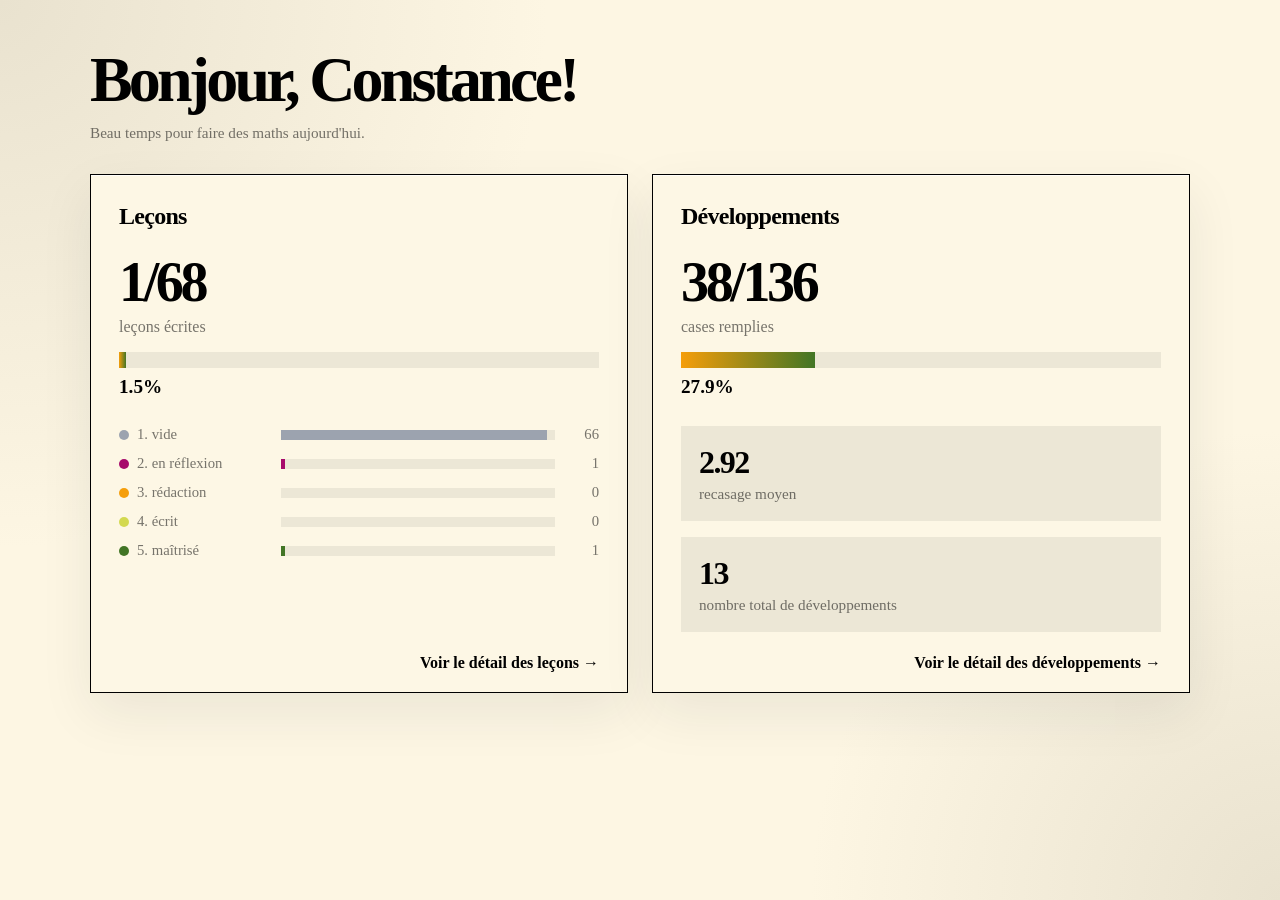
<file: index.html>
<!DOCTYPE html>
<html lang="fr">
<head>
  <meta charset="utf-8">
  <title>Dashboard agrégation</title>
  <meta name="viewport" content="width=device-width, initial-scale=1">

  <style>
    :root {
      --bg: #fdf6e3;
      --card: #fdf6e3;
      --ink: #000;
      --muted: #0008;
      --border: #000;

      --s1: #9ca3af;
      --s2: #a70a6b;
      --s3: #f59e0b;
      --s4: #d3d950;
      --s5: #427525;
    }

    * {
      box-sizing: border-box;
    }

    body {
      margin: 0;
      min-height: 100vh;
      font-family: 'Recursive Monospace';
      background:
        radial-gradient(circle at top left, #e9e2cf 0, transparent 35%),
        radial-gradient(circle at bottom right, #e9e2cf 0, transparent 30%),
        var(--bg);
      color: var(--ink);
    }

    .page {
      width: min(1100px, calc(100% - 32px));
      margin: 0 auto;
      padding: 48px 0;
    }

    header {
      margin-bottom: 32px;
    }

    h1 {
      margin: 0;
      font-size: clamp(2rem, 5vw, 4rem);
      letter-spacing: -0.06em;
      line-height: 1;
    }

    .subtitle {
      margin-top: 12px;
      color: var(--muted);
      font-size: 0.95rem;
    }

    .grid {
      display: grid;
      grid-template-columns: repeat(2, minmax(0, 1fr));
      gap: 24px;
      align-items: stretch;
    }

    @media (max-width: 800px) {
      .grid {
        grid-template-columns: 1fr;
      }
    }

    .card {
      background: color-mix(in srgb, var(--card) 92%, white);
      border: 1px solid var(--border);
      border-radius: 0px;
      padding: 28px;
      padding-bottom: 38px;
      box-shadow:
        0 20px 50px rgba(31, 41, 51, 0.08),
        inset 0 1px 0 rgba(255, 255, 255, 0.8);
      position: relative;
    }

    .card h2 {
      margin: 0 0 24px;
      font-size: 1.5rem;
      letter-spacing: -0.03em;
    }

    .metric {
      margin-bottom: 28px;
    }

    .metric-main {
      font-size: clamp(2rem, 5vw, 3.5rem);
      line-height: 1;
      font-weight: 800;
      letter-spacing: -0.06em;
    }

    .metric-label {
      margin-top: 8px;
      color: var(--muted);
      font-size: 1rem;
    }

    .progress-track {
      width: 100%;
      height: 16px;
      border-radius: 0px;
      overflow: hidden;
      background: #0001;
      margin-top: 16px;
    }

    .progress-fill {
      height: 100%;
      border-radius: inherit;
      background: linear-gradient(90deg, #f59e0b, #427525);
    }

    .big-percent {
      margin-top: 8px;
      font-size: 1.2rem;
      font-weight: 700;
    }

    .bars {
      display: grid;
      gap: 12px;
      margin-top: 16px;
    }

    .bar-row {
      display: grid;
      grid-template-columns: 150px 1fr 32px;
      gap: 12px;
      align-items: center;
      font-size: 0.92rem;
    }

    .bar-label {
      display: flex;
      align-items: center;
      gap: 8px;
      color: var(--muted);
      white-space: nowrap;
    }

    .status-dot {
      width: 10px;
      height: 10px;
      border-radius: 999px;
      flex: 0 0 auto;
    }

    .bar-track {
      height: 10px;
      border-radius: 0px;
      background: #0001;
      overflow: hidden;
    }

    .bar-fill {
      height: 100%;
      border-radius: inherit;
    }

    .bar-count {
      text-align: right;
      font-variant-numeric: tabular-nums;
      color: var(--muted);
    }

    .status-1 { background: var(--s1); }
    .status-2 { background: var(--s2); }
    .status-3 { background: var(--s3); }
    .status-4 { background: var(--s4); }
    .status-5 { background: var(--s5); }

    .card-link {
      margin-top: 22px;
    }

    .card-link a {
      color: black;
      text-decoration: none;
      font-weight: 600;
      position: absolute;
      bottom: 20px;
      right: 28px;
    }

    .secondary-metrics {
      display: grid;
      gap: 16px;
      margin-top: 28px;
    }

    .mini-card {
      border-radius: 0px;
      padding: 18px;
      background: #0001
    }

    .mini-value {
      font-size: 2rem;
      font-weight: 800;
      letter-spacing: -0.05em;
    }

    .mini-label {
      margin-top: 4px;
      color: var(--muted);
      font-size: 0.95rem;
    }

    footer {
      margin-top: 24px;
      color: var(--muted);
      font-size: 0.85rem;
      text-align: right;
    }
  </style>
</head>

<body>
  <main class="page">
    <header>
      <h1>Bonjour, Constance!</h1>
      <div class="subtitle">Beau temps pour faire des maths aujourd'hui.</div>
    </header>

    <section class="grid">
      <article class="card">
        <h2>Leçons</h2>

        <div class="metric">
          <div class="metric-main">1/68</div>
          <div class="metric-label">leçons écrites</div>

          <div class="progress-track">
            <div class="progress-fill" style="width: 1.5%"></div>
          </div>

          <div class="big-percent">1.5%</div>
        </div>

        <div class="bars">
          
            <div class="bar-row">
              <div class="bar-label">
                <span class="status-dot status-1"></span>
                <span>1. vide</span>
              </div>
              <div class="bar-track">
                <div class="bar-fill status-1" style="width: 97.06%"></div>
              </div>
              <div class="bar-count">66</div>
            </div>
            

            <div class="bar-row">
              <div class="bar-label">
                <span class="status-dot status-2"></span>
                <span>2. en réflexion</span>
              </div>
              <div class="bar-track">
                <div class="bar-fill status-2" style="width: 1.47%"></div>
              </div>
              <div class="bar-count">1</div>
            </div>
            

            <div class="bar-row">
              <div class="bar-label">
                <span class="status-dot status-3"></span>
                <span>3. rédaction</span>
              </div>
              <div class="bar-track">
                <div class="bar-fill status-3" style="width: 0.00%"></div>
              </div>
              <div class="bar-count">0</div>
            </div>
            

            <div class="bar-row">
              <div class="bar-label">
                <span class="status-dot status-4"></span>
                <span>4. écrit</span>
              </div>
              <div class="bar-track">
                <div class="bar-fill status-4" style="width: 0.00%"></div>
              </div>
              <div class="bar-count">0</div>
            </div>
            

            <div class="bar-row">
              <div class="bar-label">
                <span class="status-dot status-5"></span>
                <span>5. maîtrisé</span>
              </div>
              <div class="bar-track">
                <div class="bar-fill status-5" style="width: 1.47%"></div>
              </div>
              <div class="bar-count">1</div>
            </div>
            
        </div>

        <div class="card-link">
          <a href="lecons/index.html">Voir le détail des leçons →</a>

        </div>

      </article>

      <article class="card">
        <h2>Développements</h2>

        <div class="metric">
          <div class="metric-main">38/136</div>
          <div class="metric-label">cases remplies</div>

          <div class="progress-track">
            <div class="progress-fill" style="width: 27.9%"></div>
          </div>

          <div class="big-percent">27.9%</div>
        </div>

        <div class="secondary-metrics">
          <div class="mini-card">
            <div class="mini-value">2.92</div>
            <div class="mini-label">recasage moyen</div>
          </div>

          <div class="mini-card">
            <div class="mini-value">13</div>
            <div class="mini-label">nombre total de développements</div>
          </div>
        </div>

        <div class="card-link">
          <a href="dev/index.html">Voir le détail des développements →</a>
        </div>
      </article>
    </section>
  </main>
</body>
</html>
</file>
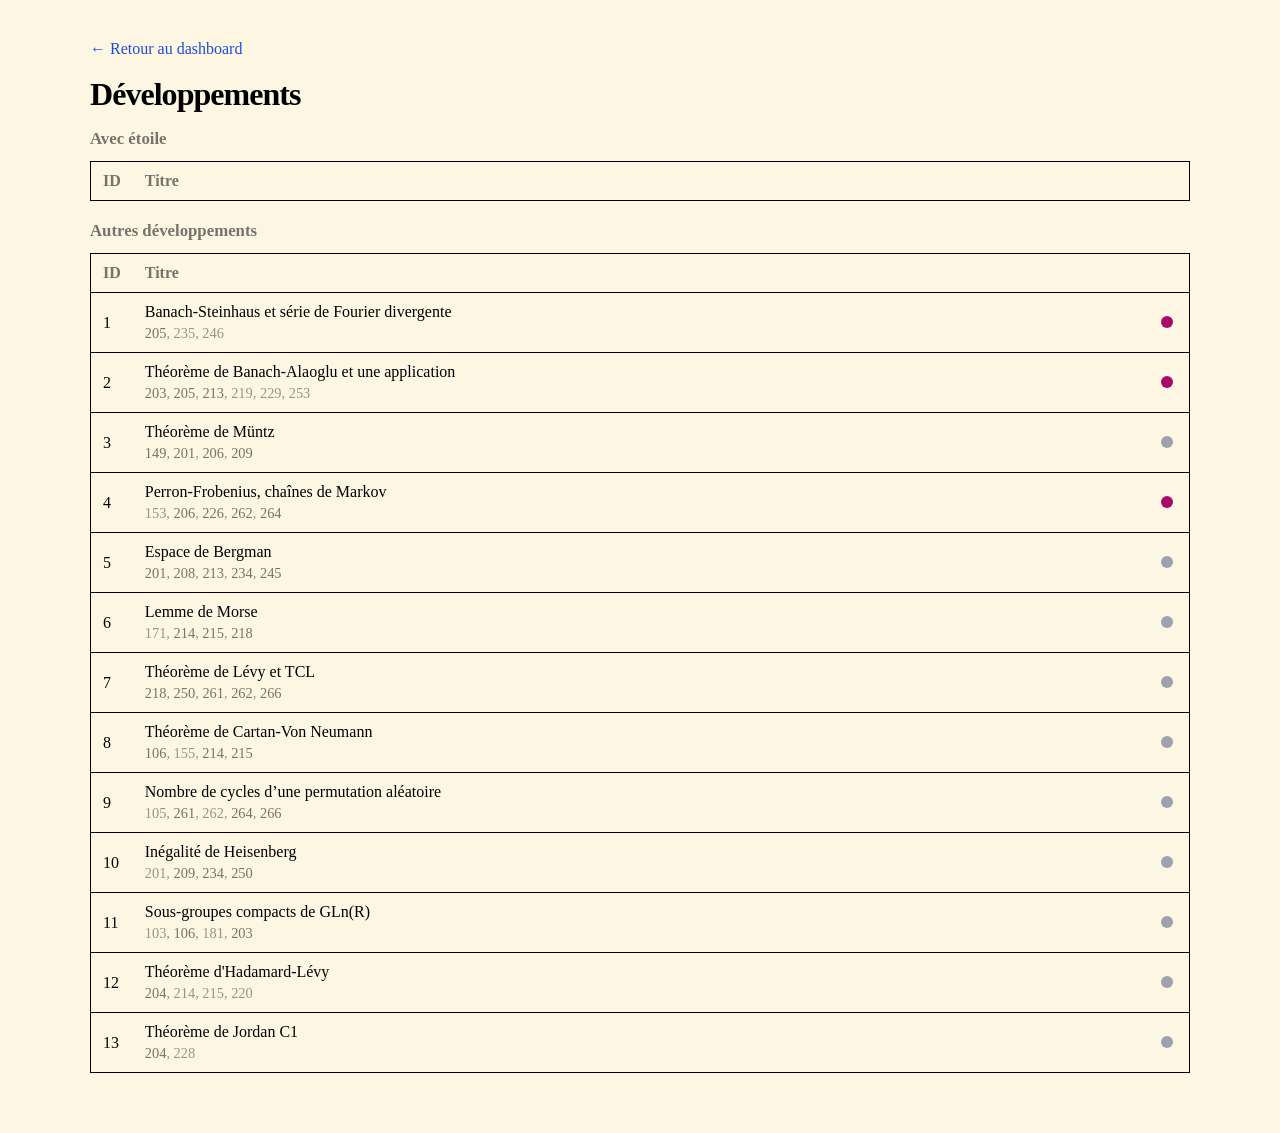
<file: dev/index.html>
<!DOCTYPE html>
<html lang="fr">
<head>
  <meta charset="utf-8">
  <title>Développements · Dashboard agrégation</title>
  <meta name="viewport" content="width=device-width, initial-scale=1">
  <style>
    :root {
      --bg: #fdf6e3;
      --card: #fdf6e3;
      --ink: #000;
      --muted: #0008;
      --border: #000;
      --s1: #9ca3af;
      --s2: #a70a6b;
      --s3: #f59e0b;
      --s4: #d3d950;
      --s5: #427525;
    }
    body { margin: 0; font-family: 'Recursive Monospace'; background: var(--bg); color: var(--ink); }
    main { width: min(1100px, calc(100% - 32px)); margin: 0 auto; padding: 40px 0; }
    h1 { margin: 0 0 16px; letter-spacing: -0.03em; }
    .back-link { display: inline-block; margin-bottom: 18px; color: #1d4ed8; text-decoration: none; }
    .card { background: var(--card); padding: 0px; margin-bottom: 20px; }
    h2 { margin: 0 0 12px; font-size: 1.05rem; color: var(--muted); }
    table { width: 100%; border-collapse: collapse; border: 1px solid}
    th, td { padding: 10px 12px; border-bottom: 1px solid var(--border); text-align: left; }
    th { color: var(--muted); font-weight: 600; }
    .status-dot { width: 12px; height: 12px; border-radius: 999px; display: inline-block; vertical-align: middle; margin-right: 4px}
    .status-1 { background: var(--s1); }
    .status-2 { background: var(--s2); }
    .status-3 { background: var(--s3); }
    .status-4 { background: var(--s4); }
    .status-5 { background: var(--s5); }
    .status-actions { display: inline-flex; align-items: center; gap: 8px; }
    .action-icon { display: inline-flex; align-items: center; justify-content: center; color: black; text-decoration: none; transition: color 0.2s ease, transform 0.2s ease; }
    .action-icon:hover { color: #1e40af; transform: translateY(-1px); }
    .action-icon svg { display: block; }
    th:last-child, td:last-child {
  width: 0px;
  text-align: right;
}
th:first-child, td:first-child {
  width: 0px;
}
th:last-child {
  color: transparent;
}
td strong {
  font-weight: 500;
  color: #0008;
}
  </style>
</head>
<body>
  <main>
    <a class="back-link" href="../index.html">← Retour au dashboard</a>
    <h1>Développements</h1>
    <section class="card">
      <h2>Avec étoile</h2>
      <table>
        <thead>
          <tr>
            <th>ID</th>
            <th>Titre</th>
            <th>Statut</th>
          </tr>
        </thead>
        <tbody>
          
        </tbody>
      </table>
    </section>

    <section class="card">
      <h2>Autres développements</h2>
      <table>
        <thead>
          <tr>
            <th>ID</th>
            <th>Titre</th>
            <th>Statut</th>
          </tr>
        </thead>
        <tbody>
          <tr><td>1</td><td>Banach-Steinhaus et série de Fourier divergente<div style="margin-top: 0.25rem; font-size: 0.9em; color: #0006; font-weight: 100;"><strong>205</strong>, 235, 246</div></td><td><div class="status-actions"><span class="status-dot status-2" title="en réflexion"></span></div></td></tr>
<tr><td>2</td><td>Théorème de Banach-Alaoglu et une application<div style="margin-top: 0.25rem; font-size: 0.9em; color: #0006; font-weight: 100;"><strong>203</strong>, <strong>205</strong>, <strong>213</strong>, 219, 229, 253</div></td><td><div class="status-actions"><span class="status-dot status-2" title="en réflexion"></span></div></td></tr>
<tr><td>3</td><td>Théorème de Müntz<div style="margin-top: 0.25rem; font-size: 0.9em; color: #0006; font-weight: 100;"><strong>149</strong>, <strong>201</strong>, <strong>206</strong>, <strong>209</strong></div></td><td><div class="status-actions"><span class="status-dot status-1" title="vide"></span></div></td></tr>
<tr><td>4</td><td>Perron-Frobenius, chaînes de Markov<div style="margin-top: 0.25rem; font-size: 0.9em; color: #0006; font-weight: 100;">153, <strong>206</strong>, <strong>226</strong>, <strong>262</strong>, <strong>264</strong></div></td><td><div class="status-actions"><span class="status-dot status-2" title="en réflexion"></span></div></td></tr>
<tr><td>5</td><td>Espace de Bergman<div style="margin-top: 0.25rem; font-size: 0.9em; color: #0006; font-weight: 100;"><strong>201</strong>, <strong>208</strong>, <strong>213</strong>, <strong>234</strong>, <strong>245</strong></div></td><td><div class="status-actions"><span class="status-dot status-1" title="vide"></span></div></td></tr>
<tr><td>6</td><td>Lemme de Morse<div style="margin-top: 0.25rem; font-size: 0.9em; color: #0006; font-weight: 100;">171, <strong>214</strong>, <strong>215</strong>, <strong>218</strong></div></td><td><div class="status-actions"><span class="status-dot status-1" title="vide"></span></div></td></tr>
<tr><td>7</td><td>Théorème de Lévy et TCL<div style="margin-top: 0.25rem; font-size: 0.9em; color: #0006; font-weight: 100;"><strong>218</strong>, <strong>250</strong>, <strong>261</strong>, <strong>262</strong>, <strong>266</strong></div></td><td><div class="status-actions"><span class="status-dot status-1" title="vide"></span></div></td></tr>
<tr><td>8</td><td>Théorème de Cartan-Von Neumann<div style="margin-top: 0.25rem; font-size: 0.9em; color: #0006; font-weight: 100;"><strong>106</strong>, 155, <strong>214</strong>, <strong>215</strong></div></td><td><div class="status-actions"><span class="status-dot status-1" title="vide"></span></div></td></tr>
<tr><td>9</td><td>Nombre de cycles d’une permutation aléatoire<div style="margin-top: 0.25rem; font-size: 0.9em; color: #0006; font-weight: 100;">105, <strong>261</strong>, 262, <strong>264</strong>, <strong>266</strong></div></td><td><div class="status-actions"><span class="status-dot status-1" title="vide"></span></div></td></tr>
<tr><td>10</td><td>Inégalité de Heisenberg<div style="margin-top: 0.25rem; font-size: 0.9em; color: #0006; font-weight: 100;">201, <strong>209</strong>, <strong>234</strong>, <strong>250</strong></div></td><td><div class="status-actions"><span class="status-dot status-1" title="vide"></span></div></td></tr>
<tr><td>11</td><td>Sous-groupes compacts de GLn(R)<div style="margin-top: 0.25rem; font-size: 0.9em; color: #0006; font-weight: 100;">103, <strong>106</strong>, 181, <strong>203</strong></div></td><td><div class="status-actions"><span class="status-dot status-1" title="vide"></span></div></td></tr>
<tr><td>12</td><td>Théorème d&#x27;Hadamard-Lévy<div style="margin-top: 0.25rem; font-size: 0.9em; color: #0006; font-weight: 100;"><strong>204</strong>, 214, 215, 220</div></td><td><div class="status-actions"><span class="status-dot status-1" title="vide"></span></div></td></tr>
<tr><td>13</td><td>Théorème de Jordan C1<div style="margin-top: 0.25rem; font-size: 0.9em; color: #0006; font-weight: 100;"><strong>204</strong>, 228</div></td><td><div class="status-actions"><span class="status-dot status-1" title="vide"></span></div></td></tr>
        </tbody>
      </table>
    </section>
  </main>
</body>
</html>
</file>
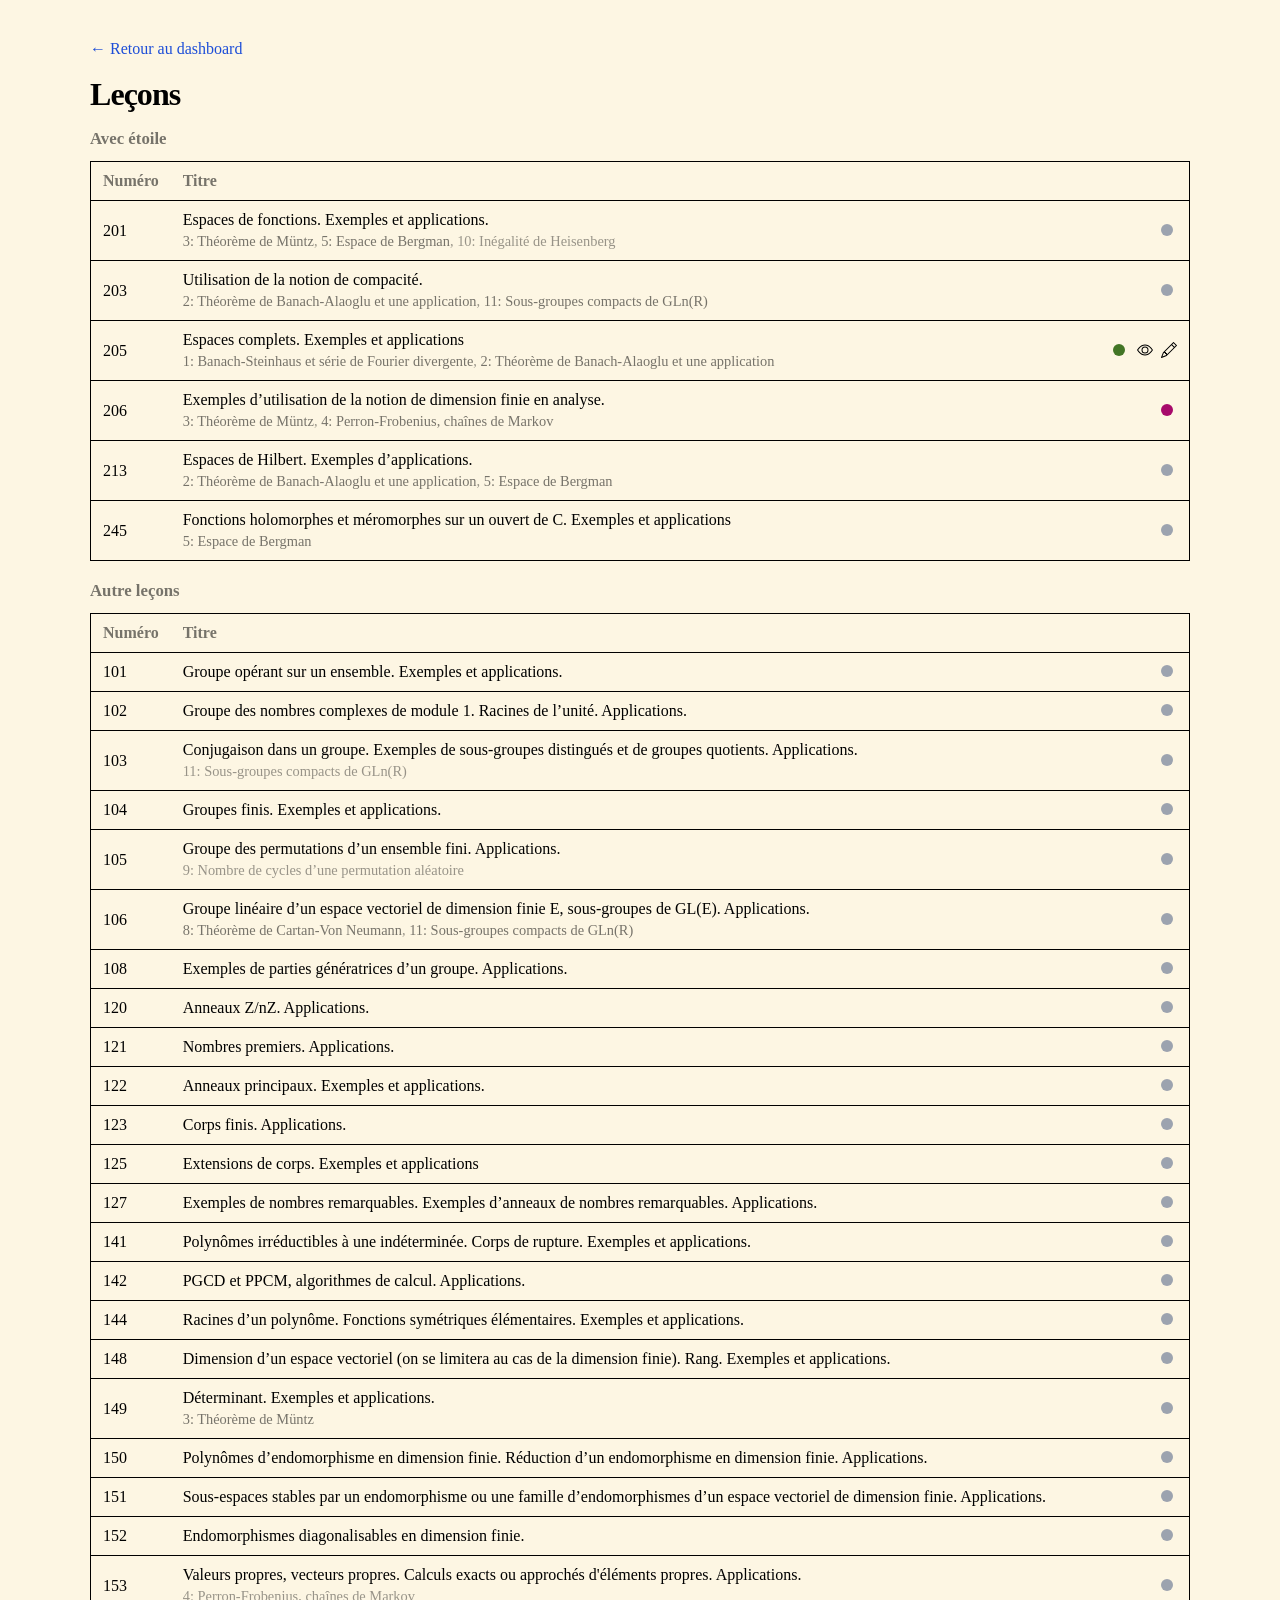
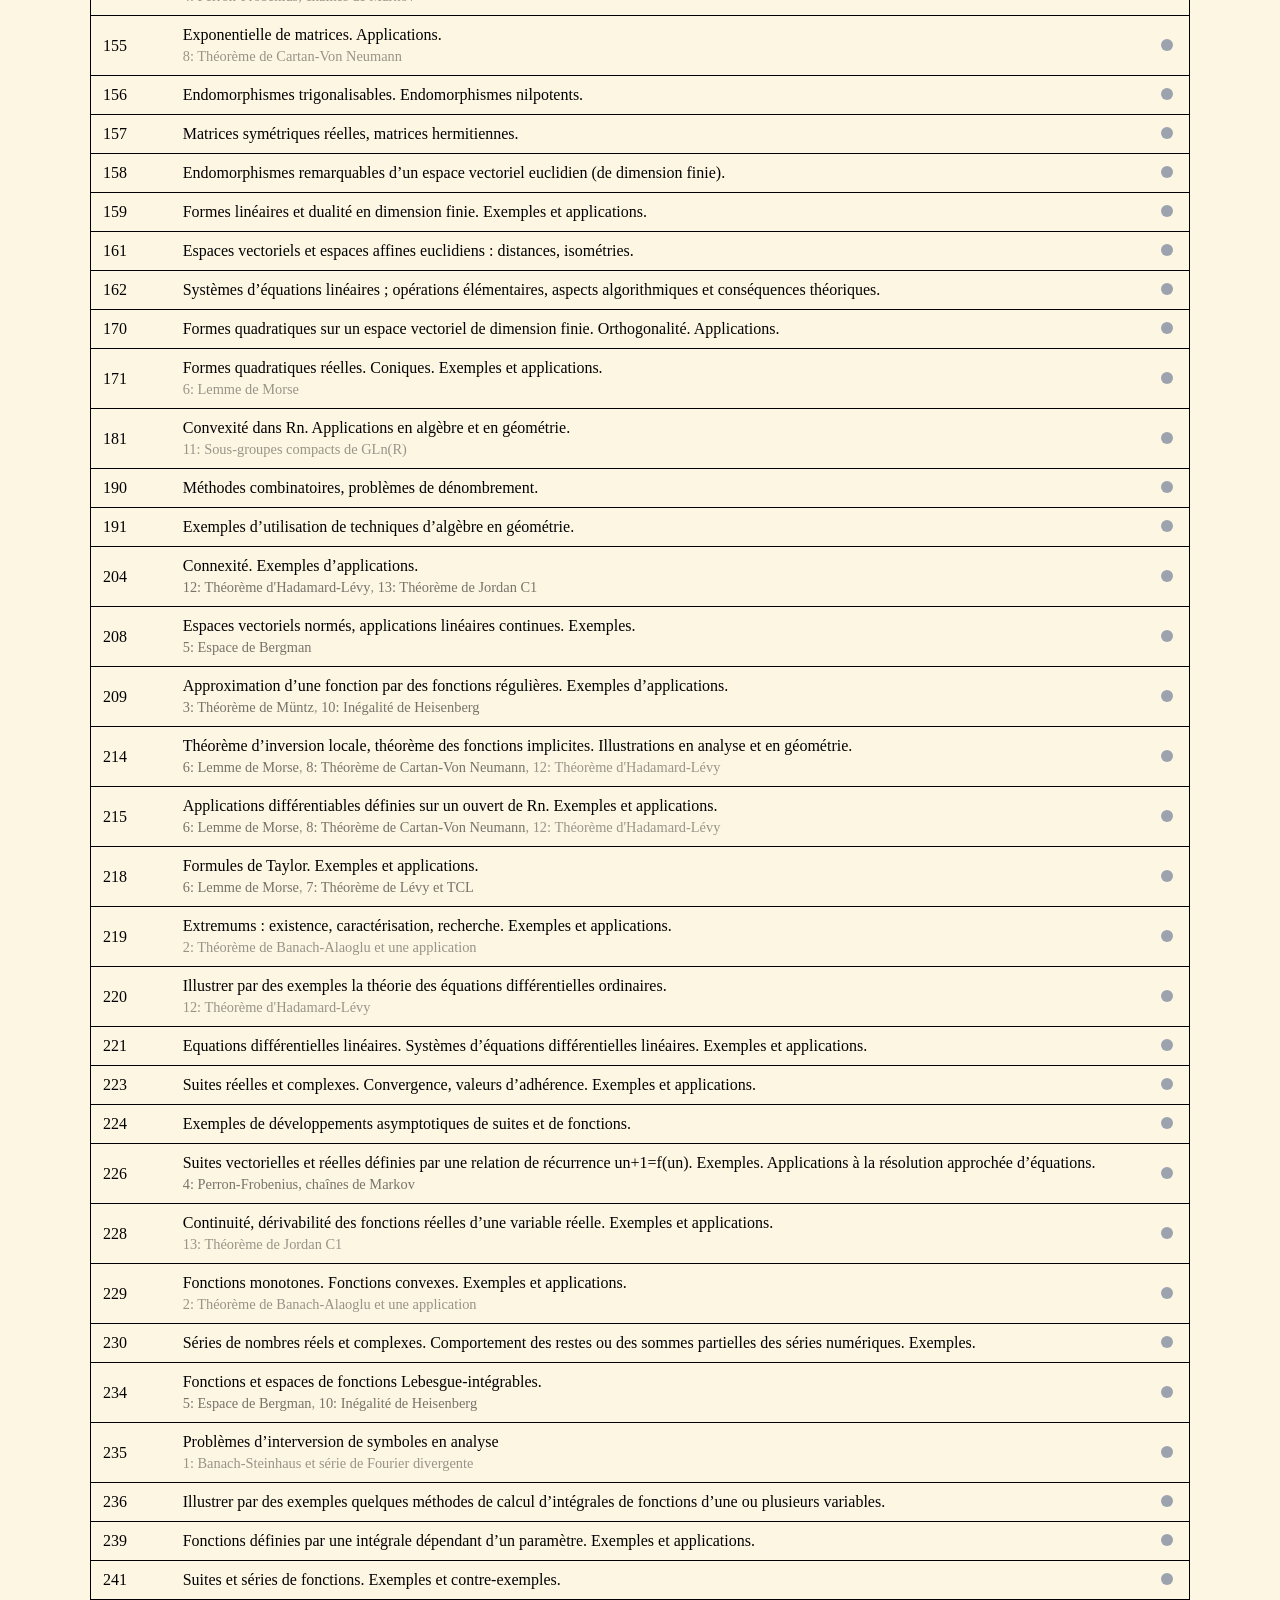
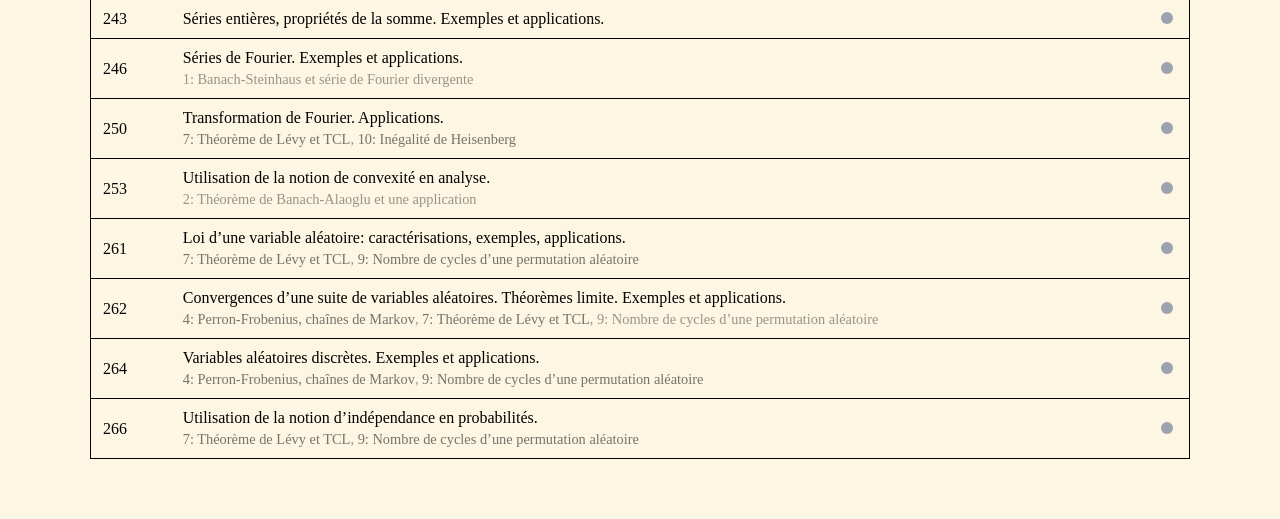
<file: lecons/index.html>
<!DOCTYPE html>
<html lang="fr">
<head>
  <meta charset="utf-8">
  <title>Leçons · Dashboard agrégation</title>
  <meta name="viewport" content="width=device-width, initial-scale=1">
  <style>
    :root {
      --bg: #fdf6e3;
      --card: #fdf6e3;
      --ink: #000;
      --muted: #0008;
      --border: #000;
      --s1: #9ca3af;
      --s2: #a70a6b;
      --s3: #f59e0b;
      --s4: #d3d950;
      --s5: #427525;
    }
    body { margin: 0; font-family: 'Recursive Monospace'; background: var(--bg); color: var(--ink); }
    main { width: min(1100px, calc(100% - 32px)); margin: 0 auto; padding: 40px 0; }
    h1 { margin: 0 0 16px; letter-spacing: -0.03em; }
    .back-link { display: inline-block; margin-bottom: 18px; color: #1d4ed8; text-decoration: none; }
    .card { background: var(--card); padding: 0px; margin-bottom: 20px; }
    h2 { margin: 0 0 12px; font-size: 1.05rem; color: var(--muted); }
    table { width: 100%; border-collapse: collapse; border: 1px solid}
    th, td { padding: 10px 12px; border-bottom: 1px solid var(--border); text-align: left; }
    th { color: var(--muted); font-weight: 600; }
    .status-dot { width: 12px; height: 12px; border-radius: 999px; display: inline-block; vertical-align: middle; margin-right: 4px}
    .status-1 { background: var(--s1); }
    .status-2 { background: var(--s2); }
    .status-3 { background: var(--s3); }
    .status-4 { background: var(--s4); }
    .status-5 { background: var(--s5); }
    .status-actions { display: inline-flex; align-items: center; gap: 8px; }
    .action-icon { display: inline-flex; align-items: center; justify-content: center; color: black; text-decoration: none; transition: color 0.2s ease, transform 0.2s ease; }
    .action-icon:hover { color: #1e40af; transform: translateY(-1px); }
    .action-icon svg { display: block; }
    th:last-child, td:last-child {
  width: 0px;
  text-align: right;
}
th:first-child, td:first-child {
  width: 0px;
}
th:last-child {
  color: transparent;
}
td strong {
  font-weight: 500;
  color: #0008;
}
  </style>
</head>
<body>
  <main>
    <a class="back-link" href="../index.html">← Retour au dashboard</a>
    <h1>Leçons</h1>
    <section class="card">
      <h2>Avec étoile</h2>
      <table>
        <thead>
          <tr>
            <th>Numéro</th>
            <th>Titre</th>
            <th>Statut</th>
          </tr>
        </thead>
        <tbody>
          <tr><td>201</td><td>Espaces de fonctions. Exemples et applications.<div style="margin-top: 0.25rem; font-size: 0.9em; color: #0006; font-weight: 100;"><strong>3: Théorème de Müntz</strong>, <strong>5: Espace de Bergman</strong>, 10: Inégalité de Heisenberg</div></td><td><div class="status-actions"><span class="status-dot status-1" title="vide"></span></div></td></tr>
<tr><td>203</td><td>Utilisation de la notion de compacité.<div style="margin-top: 0.25rem; font-size: 0.9em; color: #0006; font-weight: 100;"><strong>2: Théorème de Banach-Alaoglu et une application</strong>, <strong>11: Sous-groupes compacts de GLn(R)</strong></div></td><td><div class="status-actions"><span class="status-dot status-1" title="vide"></span></div></td></tr>
<tr><td>205</td><td>Espaces complets. Exemples et applications<div style="margin-top: 0.25rem; font-size: 0.9em; color: #0006; font-weight: 100;"><strong>1: Banach-Steinhaus et série de Fourier divergente</strong>, <strong>2: Théorème de Banach-Alaoglu et une application</strong></div></td><td><div class="status-actions"><span class="status-dot status-5" title="maîtrisé"></span><a class="action-icon" href="205.pdf" target="_blank" rel="noopener" title="Ouvrir le PDF"><svg xmlns="http://www.w3.org/2000/svg" width="16" height="16" fill="currentColor" class="bi bi-eye" viewBox="0 0 16 16"><path d="M16 8s-3-5.5-8-5.5S0 8 0 8s3 5.5 8 5.5S16 8 16 8M1.173 8a13 13 0 0 1 1.66-2.043C4.12 4.668 5.88 3.5 8 3.5s3.879 1.168 5.168 2.457A13 13 0 0 1 14.828 8q-.086.13-.195.288c-.335.48-.83 1.12-1.465 1.755C11.879 11.332 10.119 12.5 8 12.5s-3.879-1.168-5.168-2.457A13 13 0 0 1 1.172 8z"/><path d="M8 5.5a2.5 2.5 0 1 0 0 5 2.5 2.5 0 0 0 0-5M4.5 8a3.5 3.5 0 1 1 7 0 3.5 3.5 0 0 1-7 0"/></svg></a><a class="action-icon" href="vscodium://file/home/constance/Documents/agreg_tex/lecons/205.tex" title="Éditer en LaTeX"><svg xmlns="http://www.w3.org/2000/svg" width="16" height="16" fill="currentColor" class="bi bi-pencil" viewBox="0 0 16 16"><path d="M12.146.146a.5.5 0 0 1 .708 0l3 3a.5.5 0 0 1 0 .708l-10 10a.5.5 0 0 1-.168.11l-5 2a.5.5 0 0 1-.65-.65l2-5a.5.5 0 0 1 .11-.168zM11.207 2.5 13.5 4.793 14.793 3.5 12.5 1.207zm1.586 3L10.5 3.207 4 9.707V10h.5a.5.5 0 0 1 .5.5v.5h.5a.5.5 0 0 1 .5.5v.5h.293zm-9.761 5.175-.106.106-1.528 3.821 3.821-1.528.106-.106A.5.5 0 0 1 5 12.5V12h-.5a.5.5 0 0 1-.5-.5V11h-.5a.5.5 0 0 1-.468-.325"/></svg></a></div></td></tr>
<tr><td>206</td><td>Exemples d’utilisation de la notion de dimension finie en analyse.<div style="margin-top: 0.25rem; font-size: 0.9em; color: #0006; font-weight: 100;"><strong>3: Théorème de Müntz</strong>, <strong>4: Perron-Frobenius, chaînes de Markov</strong></div></td><td><div class="status-actions"><span class="status-dot status-2" title="en réflexion"></span></div></td></tr>
<tr><td>213</td><td>Espaces de Hilbert. Exemples d’applications.<div style="margin-top: 0.25rem; font-size: 0.9em; color: #0006; font-weight: 100;"><strong>2: Théorème de Banach-Alaoglu et une application</strong>, <strong>5: Espace de Bergman</strong></div></td><td><div class="status-actions"><span class="status-dot status-1" title="vide"></span></div></td></tr>
<tr><td>245</td><td>Fonctions holomorphes et méromorphes sur un ouvert de C. Exemples et applications<div style="margin-top: 0.25rem; font-size: 0.9em; color: #0006; font-weight: 100;"><strong>5: Espace de Bergman</strong></div></td><td><div class="status-actions"><span class="status-dot status-1" title="vide"></span></div></td></tr>
        </tbody>
      </table>
    </section>

    <section class="card">
      <h2>Autre leçons</h2>
      <table>
        <thead>
          <tr>
            <th>Numéro</th>
            <th>Titre</th>
            <th>Statut</th>
          </tr>
        </thead>
        <tbody>
          <tr><td>101</td><td>Groupe opérant sur un ensemble. Exemples et applications.</td><td><div class="status-actions"><span class="status-dot status-1" title="vide"></span></div></td></tr>
<tr><td>102</td><td>Groupe des nombres complexes de module 1. Racines de l’unité. Applications.</td><td><div class="status-actions"><span class="status-dot status-1" title="vide"></span></div></td></tr>
<tr><td>103</td><td>Conjugaison dans un groupe. Exemples de sous-groupes distingués et de groupes quotients. Applications.<div style="margin-top: 0.25rem; font-size: 0.9em; color: #0006; font-weight: 100;">11: Sous-groupes compacts de GLn(R)</div></td><td><div class="status-actions"><span class="status-dot status-1" title="vide"></span></div></td></tr>
<tr><td>104</td><td>Groupes finis. Exemples et applications.</td><td><div class="status-actions"><span class="status-dot status-1" title="vide"></span></div></td></tr>
<tr><td>105</td><td>Groupe des permutations d’un ensemble fini. Applications.<div style="margin-top: 0.25rem; font-size: 0.9em; color: #0006; font-weight: 100;">9: Nombre de cycles d’une permutation aléatoire</div></td><td><div class="status-actions"><span class="status-dot status-1" title="vide"></span></div></td></tr>
<tr><td>106</td><td>Groupe linéaire d’un espace vectoriel de dimension finie E, sous-groupes de GL(E). Applications.<div style="margin-top: 0.25rem; font-size: 0.9em; color: #0006; font-weight: 100;"><strong>8: Théorème de Cartan-Von Neumann</strong>, <strong>11: Sous-groupes compacts de GLn(R)</strong></div></td><td><div class="status-actions"><span class="status-dot status-1" title="vide"></span></div></td></tr>
<tr><td>108</td><td>Exemples de parties génératrices d’un groupe. Applications.</td><td><div class="status-actions"><span class="status-dot status-1" title="vide"></span></div></td></tr>
<tr><td>120</td><td>Anneaux Z/nZ. Applications.</td><td><div class="status-actions"><span class="status-dot status-1" title="vide"></span></div></td></tr>
<tr><td>121</td><td>Nombres premiers. Applications.</td><td><div class="status-actions"><span class="status-dot status-1" title="vide"></span></div></td></tr>
<tr><td>122</td><td>Anneaux principaux. Exemples et applications.</td><td><div class="status-actions"><span class="status-dot status-1" title="vide"></span></div></td></tr>
<tr><td>123</td><td>Corps finis. Applications.</td><td><div class="status-actions"><span class="status-dot status-1" title="vide"></span></div></td></tr>
<tr><td>125</td><td>Extensions de corps. Exemples et applications</td><td><div class="status-actions"><span class="status-dot status-1" title="vide"></span></div></td></tr>
<tr><td>127</td><td>Exemples de nombres remarquables. Exemples d’anneaux de nombres remarquables. Applications.</td><td><div class="status-actions"><span class="status-dot status-1" title="vide"></span></div></td></tr>
<tr><td>141</td><td>Polynômes irréductibles à une indéterminée. Corps de rupture. Exemples et applications.</td><td><div class="status-actions"><span class="status-dot status-1" title="vide"></span></div></td></tr>
<tr><td>142</td><td>PGCD et PPCM, algorithmes de calcul. Applications.</td><td><div class="status-actions"><span class="status-dot status-1" title="vide"></span></div></td></tr>
<tr><td>144</td><td>Racines d’un polynôme. Fonctions symétriques élémentaires. Exemples et applications.</td><td><div class="status-actions"><span class="status-dot status-1" title="vide"></span></div></td></tr>
<tr><td>148</td><td>Dimension d’un espace vectoriel (on se limitera au cas de la dimension finie). Rang. Exemples et applications.</td><td><div class="status-actions"><span class="status-dot status-1" title="vide"></span></div></td></tr>
<tr><td>149</td><td>Déterminant. Exemples et applications.<div style="margin-top: 0.25rem; font-size: 0.9em; color: #0006; font-weight: 100;"><strong>3: Théorème de Müntz</strong></div></td><td><div class="status-actions"><span class="status-dot status-1" title="vide"></span></div></td></tr>
<tr><td>150</td><td>Polynômes d’endomorphisme en dimension finie. Réduction d’un endomorphisme en dimension finie. Applications.</td><td><div class="status-actions"><span class="status-dot status-1" title="vide"></span></div></td></tr>
<tr><td>151</td><td>Sous-espaces stables par un endomorphisme ou une famille d’endomorphismes d’un espace vectoriel de dimension finie. Applications.</td><td><div class="status-actions"><span class="status-dot status-1" title="vide"></span></div></td></tr>
<tr><td>152</td><td>Endomorphismes diagonalisables en dimension finie.</td><td><div class="status-actions"><span class="status-dot status-1" title="vide"></span></div></td></tr>
<tr><td>153</td><td>Valeurs propres, vecteurs propres. Calculs exacts ou approchés d&#x27;éléments propres. Applications.<div style="margin-top: 0.25rem; font-size: 0.9em; color: #0006; font-weight: 100;">4: Perron-Frobenius, chaînes de Markov</div></td><td><div class="status-actions"><span class="status-dot status-1" title="vide"></span></div></td></tr>
<tr><td>155</td><td>Exponentielle de matrices. Applications.<div style="margin-top: 0.25rem; font-size: 0.9em; color: #0006; font-weight: 100;">8: Théorème de Cartan-Von Neumann</div></td><td><div class="status-actions"><span class="status-dot status-1" title="vide"></span></div></td></tr>
<tr><td>156</td><td>Endomorphismes trigonalisables. Endomorphismes nilpotents.</td><td><div class="status-actions"><span class="status-dot status-1" title="vide"></span></div></td></tr>
<tr><td>157</td><td>Matrices symétriques réelles, matrices hermitiennes.</td><td><div class="status-actions"><span class="status-dot status-1" title="vide"></span></div></td></tr>
<tr><td>158</td><td>Endomorphismes remarquables d’un espace vectoriel euclidien (de dimension finie).</td><td><div class="status-actions"><span class="status-dot status-1" title="vide"></span></div></td></tr>
<tr><td>159</td><td>Formes linéaires et dualité en dimension finie. Exemples et applications.</td><td><div class="status-actions"><span class="status-dot status-1" title="vide"></span></div></td></tr>
<tr><td>161</td><td>Espaces vectoriels et espaces affines euclidiens : distances, isométries.</td><td><div class="status-actions"><span class="status-dot status-1" title="vide"></span></div></td></tr>
<tr><td>162</td><td>Systèmes d’équations linéaires ; opérations élémentaires, aspects algorithmiques et conséquences théoriques.</td><td><div class="status-actions"><span class="status-dot status-1" title="vide"></span></div></td></tr>
<tr><td>170</td><td>Formes quadratiques sur un espace vectoriel de dimension finie. Orthogonalité. Applications.</td><td><div class="status-actions"><span class="status-dot status-1" title="vide"></span></div></td></tr>
<tr><td>171</td><td>Formes quadratiques réelles. Coniques. Exemples et applications.<div style="margin-top: 0.25rem; font-size: 0.9em; color: #0006; font-weight: 100;">6: Lemme de Morse</div></td><td><div class="status-actions"><span class="status-dot status-1" title="vide"></span></div></td></tr>
<tr><td>181</td><td>Convexité dans Rn. Applications en algèbre et en géométrie.<div style="margin-top: 0.25rem; font-size: 0.9em; color: #0006; font-weight: 100;">11: Sous-groupes compacts de GLn(R)</div></td><td><div class="status-actions"><span class="status-dot status-1" title="vide"></span></div></td></tr>
<tr><td>190</td><td>Méthodes combinatoires, problèmes de dénombrement.</td><td><div class="status-actions"><span class="status-dot status-1" title="vide"></span></div></td></tr>
<tr><td>191</td><td>Exemples d’utilisation de techniques d’algèbre en géométrie.</td><td><div class="status-actions"><span class="status-dot status-1" title="vide"></span></div></td></tr>
<tr><td>204</td><td>Connexité. Exemples d’applications.<div style="margin-top: 0.25rem; font-size: 0.9em; color: #0006; font-weight: 100;"><strong>12: Théorème d&#x27;Hadamard-Lévy</strong>, <strong>13: Théorème de Jordan C1</strong></div></td><td><div class="status-actions"><span class="status-dot status-1" title="vide"></span></div></td></tr>
<tr><td>208</td><td>Espaces vectoriels normés, applications linéaires continues. Exemples.<div style="margin-top: 0.25rem; font-size: 0.9em; color: #0006; font-weight: 100;"><strong>5: Espace de Bergman</strong></div></td><td><div class="status-actions"><span class="status-dot status-1" title="vide"></span></div></td></tr>
<tr><td>209</td><td>Approximation d’une fonction par des fonctions régulières. Exemples d’applications.<div style="margin-top: 0.25rem; font-size: 0.9em; color: #0006; font-weight: 100;"><strong>3: Théorème de Müntz</strong>, <strong>10: Inégalité de Heisenberg</strong></div></td><td><div class="status-actions"><span class="status-dot status-1" title="vide"></span></div></td></tr>
<tr><td>214</td><td>Théorème d’inversion locale, théorème des fonctions implicites. Illustrations en analyse et en géométrie.<div style="margin-top: 0.25rem; font-size: 0.9em; color: #0006; font-weight: 100;"><strong>6: Lemme de Morse</strong>, <strong>8: Théorème de Cartan-Von Neumann</strong>, 12: Théorème d&#x27;Hadamard-Lévy</div></td><td><div class="status-actions"><span class="status-dot status-1" title="vide"></span></div></td></tr>
<tr><td>215</td><td>Applications différentiables définies sur un ouvert de Rn. Exemples et applications.<div style="margin-top: 0.25rem; font-size: 0.9em; color: #0006; font-weight: 100;"><strong>6: Lemme de Morse</strong>, <strong>8: Théorème de Cartan-Von Neumann</strong>, 12: Théorème d&#x27;Hadamard-Lévy</div></td><td><div class="status-actions"><span class="status-dot status-1" title="vide"></span></div></td></tr>
<tr><td>218</td><td>Formules de Taylor. Exemples et applications.<div style="margin-top: 0.25rem; font-size: 0.9em; color: #0006; font-weight: 100;"><strong>6: Lemme de Morse</strong>, <strong>7: Théorème de Lévy et TCL</strong></div></td><td><div class="status-actions"><span class="status-dot status-1" title="vide"></span></div></td></tr>
<tr><td>219</td><td>Extremums : existence, caractérisation, recherche. Exemples et applications.<div style="margin-top: 0.25rem; font-size: 0.9em; color: #0006; font-weight: 100;">2: Théorème de Banach-Alaoglu et une application</div></td><td><div class="status-actions"><span class="status-dot status-1" title="vide"></span></div></td></tr>
<tr><td>220</td><td>Illustrer par des exemples la théorie des équations différentielles ordinaires.<div style="margin-top: 0.25rem; font-size: 0.9em; color: #0006; font-weight: 100;">12: Théorème d&#x27;Hadamard-Lévy</div></td><td><div class="status-actions"><span class="status-dot status-1" title="vide"></span></div></td></tr>
<tr><td>221</td><td>Equations différentielles linéaires. Systèmes d’équations différentielles linéaires. Exemples et applications.</td><td><div class="status-actions"><span class="status-dot status-1" title="vide"></span></div></td></tr>
<tr><td>223</td><td>Suites réelles et complexes. Convergence, valeurs d’adhérence. Exemples et applications.</td><td><div class="status-actions"><span class="status-dot status-1" title="vide"></span></div></td></tr>
<tr><td>224</td><td>Exemples de développements asymptotiques de suites et de fonctions.</td><td><div class="status-actions"><span class="status-dot status-1" title="vide"></span></div></td></tr>
<tr><td>226</td><td>Suites vectorielles et réelles définies par une relation de récurrence un+1=f(un). Exemples. Applications à la résolution approchée d’équations.<div style="margin-top: 0.25rem; font-size: 0.9em; color: #0006; font-weight: 100;"><strong>4: Perron-Frobenius, chaînes de Markov</strong></div></td><td><div class="status-actions"><span class="status-dot status-1" title="vide"></span></div></td></tr>
<tr><td>228</td><td>Continuité, dérivabilité des fonctions réelles d’une variable réelle. Exemples et applications.<div style="margin-top: 0.25rem; font-size: 0.9em; color: #0006; font-weight: 100;">13: Théorème de Jordan C1</div></td><td><div class="status-actions"><span class="status-dot status-1" title="vide"></span></div></td></tr>
<tr><td>229</td><td>Fonctions monotones. Fonctions convexes. Exemples et applications.<div style="margin-top: 0.25rem; font-size: 0.9em; color: #0006; font-weight: 100;">2: Théorème de Banach-Alaoglu et une application</div></td><td><div class="status-actions"><span class="status-dot status-1" title="vide"></span></div></td></tr>
<tr><td>230</td><td>Séries de nombres réels et complexes. Comportement des restes ou des sommes partielles des séries numériques. Exemples.</td><td><div class="status-actions"><span class="status-dot status-1" title="vide"></span></div></td></tr>
<tr><td>234</td><td>Fonctions et espaces de fonctions Lebesgue-intégrables.<div style="margin-top: 0.25rem; font-size: 0.9em; color: #0006; font-weight: 100;"><strong>5: Espace de Bergman</strong>, <strong>10: Inégalité de Heisenberg</strong></div></td><td><div class="status-actions"><span class="status-dot status-1" title="vide"></span></div></td></tr>
<tr><td>235</td><td>Problèmes d’interversion de symboles en analyse<div style="margin-top: 0.25rem; font-size: 0.9em; color: #0006; font-weight: 100;">1: Banach-Steinhaus et série de Fourier divergente</div></td><td><div class="status-actions"><span class="status-dot status-1" title="vide"></span></div></td></tr>
<tr><td>236</td><td>Illustrer par des exemples quelques méthodes de calcul d’intégrales de fonctions d’une ou plusieurs variables.</td><td><div class="status-actions"><span class="status-dot status-1" title="vide"></span></div></td></tr>
<tr><td>239</td><td>Fonctions définies par une intégrale dépendant d’un paramètre. Exemples et applications.</td><td><div class="status-actions"><span class="status-dot status-1" title="vide"></span></div></td></tr>
<tr><td>241</td><td>Suites et séries de fonctions. Exemples et contre-exemples.</td><td><div class="status-actions"><span class="status-dot status-1" title="vide"></span></div></td></tr>
<tr><td>243</td><td>Séries entières, propriétés de la somme. Exemples et applications.</td><td><div class="status-actions"><span class="status-dot status-1" title="vide"></span></div></td></tr>
<tr><td>246</td><td>Séries de Fourier. Exemples et applications.<div style="margin-top: 0.25rem; font-size: 0.9em; color: #0006; font-weight: 100;">1: Banach-Steinhaus et série de Fourier divergente</div></td><td><div class="status-actions"><span class="status-dot status-1" title="vide"></span></div></td></tr>
<tr><td>250</td><td>Transformation de Fourier. Applications.<div style="margin-top: 0.25rem; font-size: 0.9em; color: #0006; font-weight: 100;"><strong>7: Théorème de Lévy et TCL</strong>, <strong>10: Inégalité de Heisenberg</strong></div></td><td><div class="status-actions"><span class="status-dot status-1" title="vide"></span></div></td></tr>
<tr><td>253</td><td>Utilisation de la notion de convexité en analyse.<div style="margin-top: 0.25rem; font-size: 0.9em; color: #0006; font-weight: 100;">2: Théorème de Banach-Alaoglu et une application</div></td><td><div class="status-actions"><span class="status-dot status-1" title="vide"></span></div></td></tr>
<tr><td>261</td><td>Loi d’une variable aléatoire: caractérisations, exemples, applications.<div style="margin-top: 0.25rem; font-size: 0.9em; color: #0006; font-weight: 100;"><strong>7: Théorème de Lévy et TCL</strong>, <strong>9: Nombre de cycles d’une permutation aléatoire</strong></div></td><td><div class="status-actions"><span class="status-dot status-1" title="vide"></span></div></td></tr>
<tr><td>262</td><td>Convergences d’une suite de variables aléatoires. Théorèmes limite. Exemples et applications.<div style="margin-top: 0.25rem; font-size: 0.9em; color: #0006; font-weight: 100;"><strong>4: Perron-Frobenius, chaînes de Markov</strong>, <strong>7: Théorème de Lévy et TCL</strong>, 9: Nombre de cycles d’une permutation aléatoire</div></td><td><div class="status-actions"><span class="status-dot status-1" title="vide"></span></div></td></tr>
<tr><td>264</td><td>Variables aléatoires discrètes. Exemples et applications.<div style="margin-top: 0.25rem; font-size: 0.9em; color: #0006; font-weight: 100;"><strong>4: Perron-Frobenius, chaînes de Markov</strong>, <strong>9: Nombre de cycles d’une permutation aléatoire</strong></div></td><td><div class="status-actions"><span class="status-dot status-1" title="vide"></span></div></td></tr>
<tr><td>266</td><td>Utilisation de la notion d’indépendance en probabilités.<div style="margin-top: 0.25rem; font-size: 0.9em; color: #0006; font-weight: 100;"><strong>7: Théorème de Lévy et TCL</strong>, <strong>9: Nombre de cycles d’une permutation aléatoire</strong></div></td><td><div class="status-actions"><span class="status-dot status-1" title="vide"></span></div></td></tr>
        </tbody>
      </table>
    </section>
  </main>
</body>
</html>
</file>
